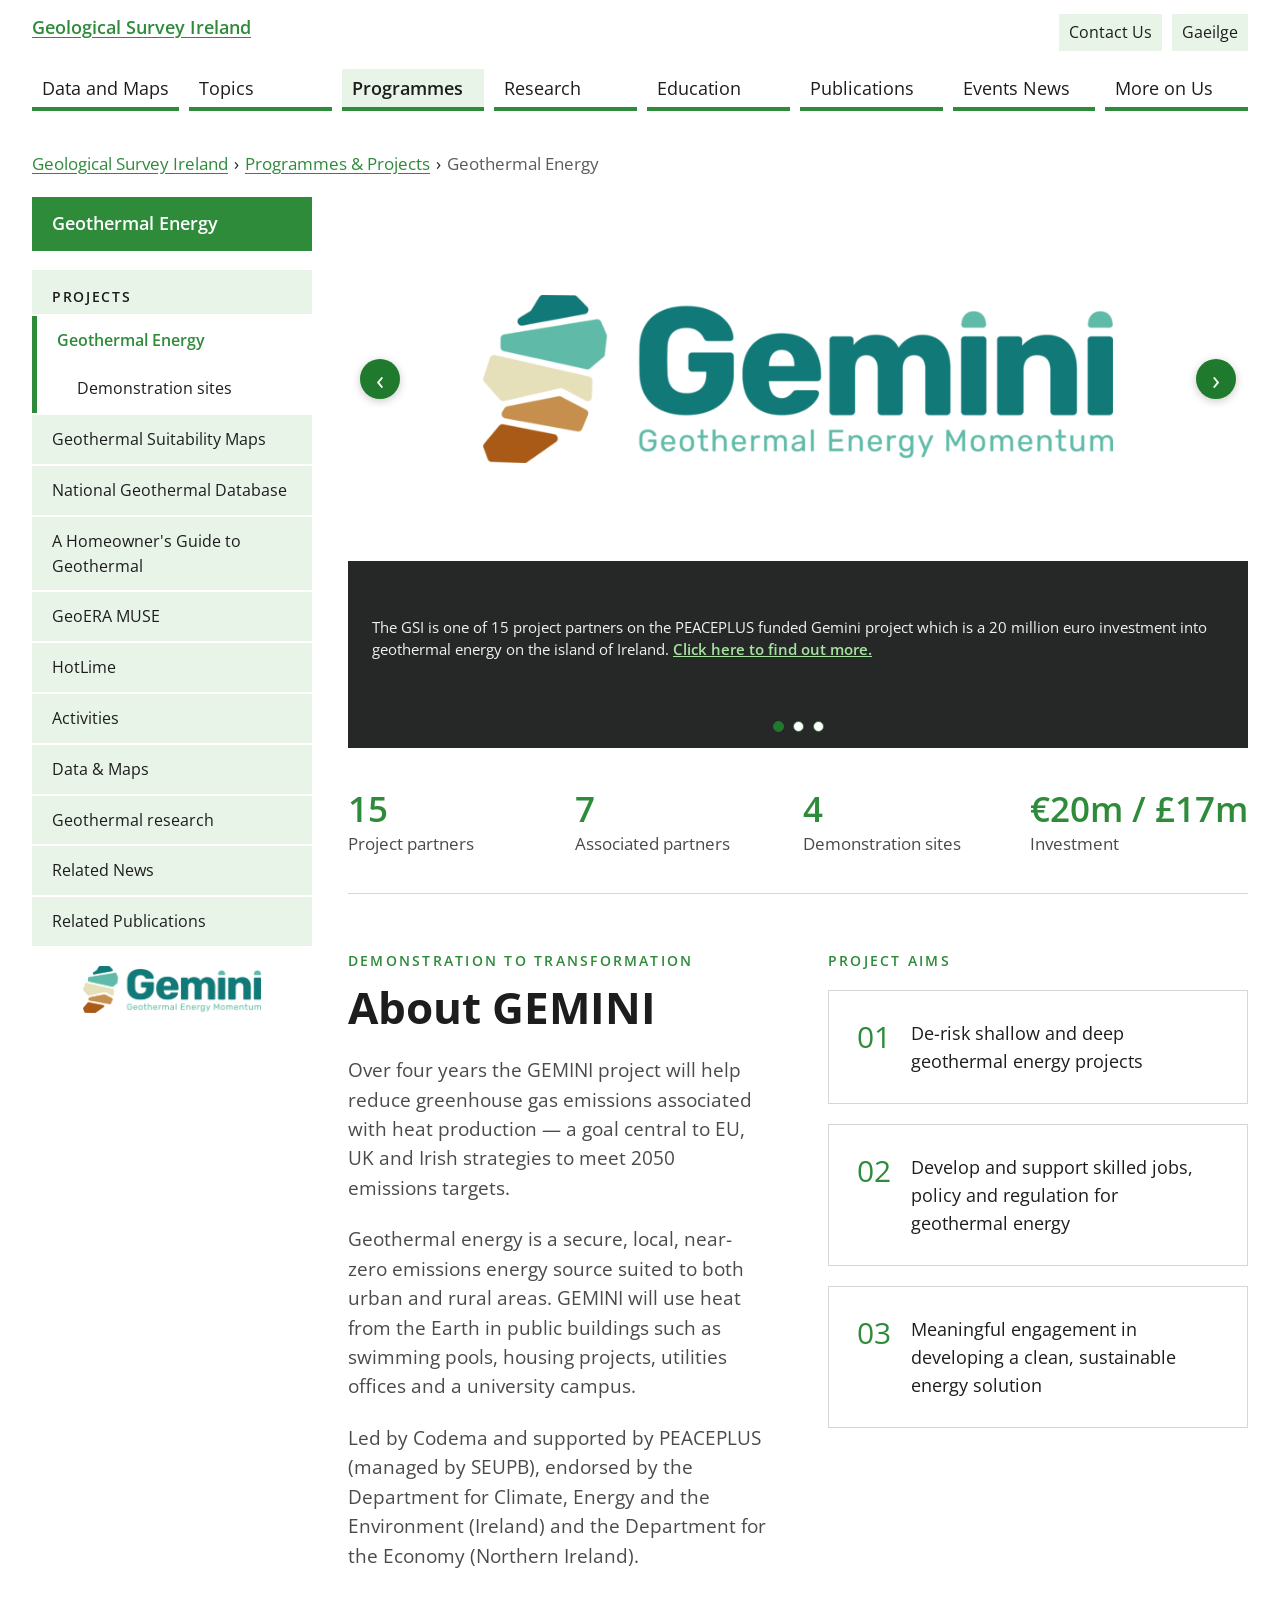
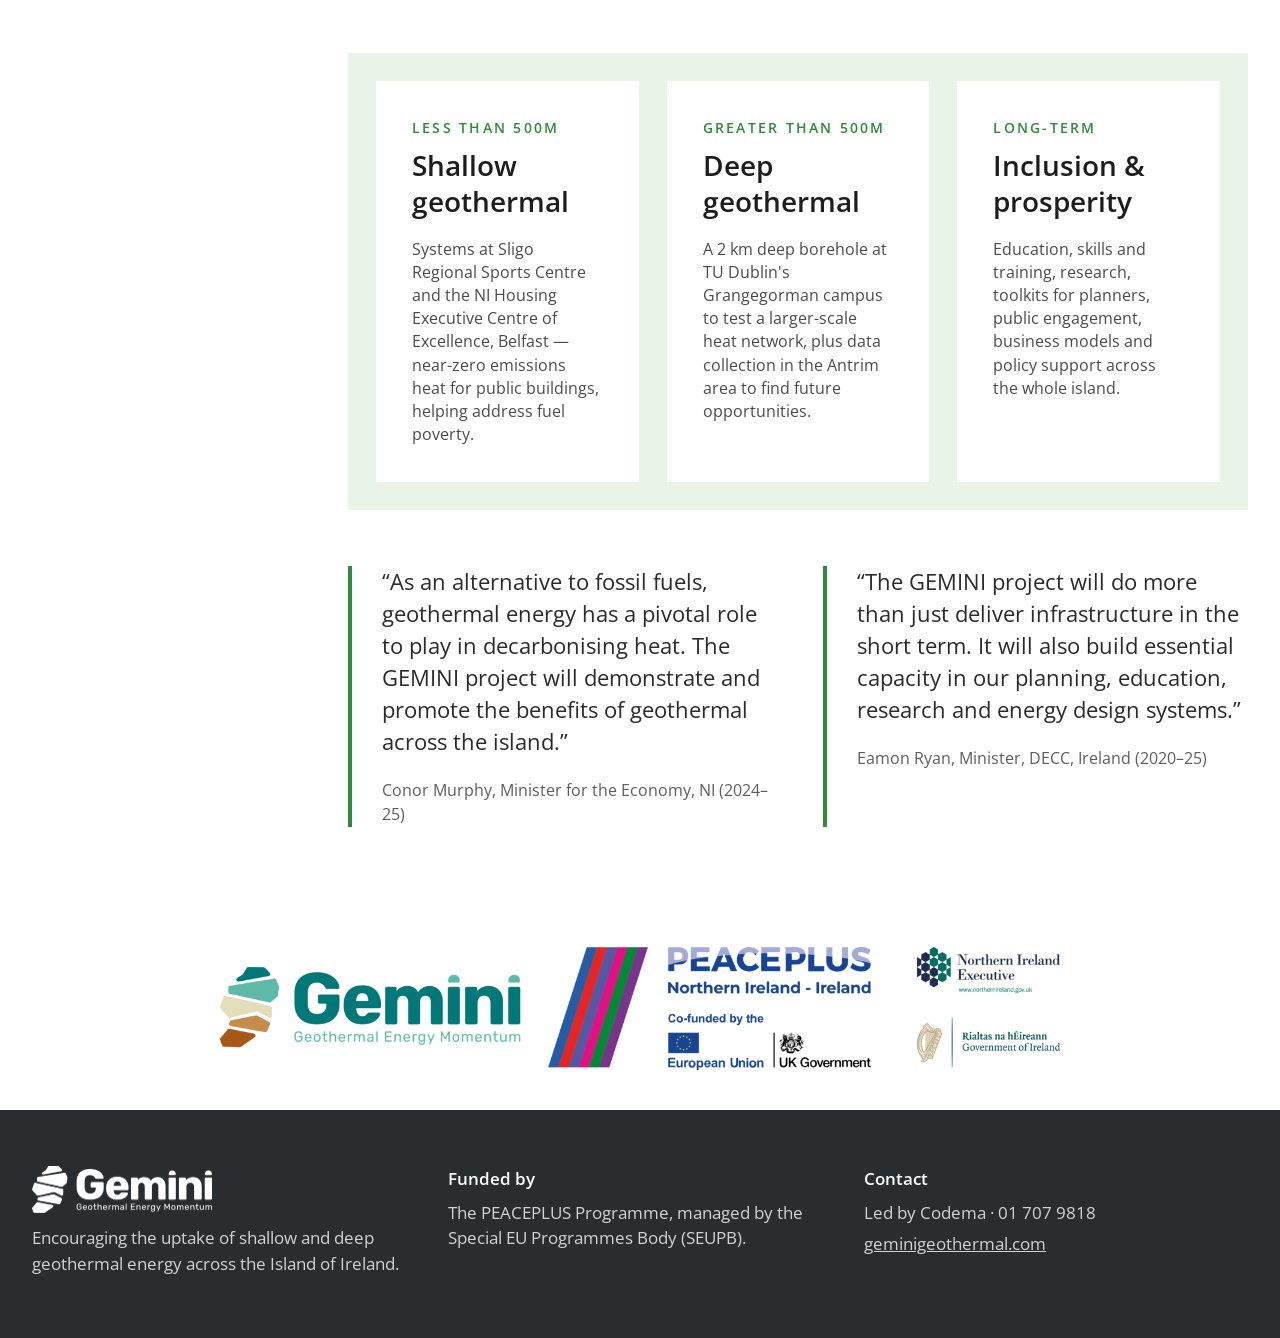
<file: index.html>
<!doctype html>
<html lang="en">
<head>
  <meta charset="utf-8">
  <meta name="viewport" content="width=device-width, initial-scale=1">
  <title>GEMINI — Geothermal Energy for the Island of Ireland</title>
  <meta name="description" content="GEMINI is a PEACEPLUS-funded project encouraging the uptake of shallow and deep geothermal energy across Ireland and Northern Ireland.">
  <meta property="og:title" content="GEMINI — Geothermal Energy for the Island of Ireland">
  <meta property="og:description" content="Encouraging the uptake of shallow and deep geothermal across the Island of Ireland.">
  <meta property="og:type" content="website">
  <meta property="og:image" content="assets/img/hero-fieldwork.jpg">
  <link rel="icon" type="image/png" href="assets/img/favicon.png">
  <link rel="apple-touch-icon" href="assets/img/favicon.png">
  <link rel="preconnect" href="https://fonts.googleapis.com">
  <link rel="preconnect" href="https://fonts.gstatic.com" crossorigin>
  <link rel="stylesheet" href="https://fonts.googleapis.com/css2?family=Open+Sans:wght@400;600;700&display=swap">
  <link rel="stylesheet" href="assets/css/styles.css?v=carousel-slides-2">
</head>
<body>
  <a class="skip-link" href="#main-content">Skip to main content</a>

  <!-- GSI site shell -->
  <header class="site-header">
    <div class="container header-top">
      <a class="site-name" href="https://gsi.ie/">Geological Survey Ireland</a>
      <ul class="header-links">
        <li><a href="https://gsi.ie/">Contact Us</a></li>
        <li><a href="https://gsi.ie/" lang="ga">Gaeilge</a></li>
      </ul>
      <button class="menu-toggle" type="button" aria-expanded="false" aria-controls="main-nav">Menu</button>
    </div>
    <nav class="main-nav container" id="main-nav" aria-label="Main">
      <ul>
        <li><a href="https://gsi.ie/">Data and Maps</a></li>
        <li><a href="https://gsi.ie/">Topics</a></li>
        <li><a href="https://gsi.ie/programmes-projects/" aria-current="true">Programmes</a></li>
        <li><a href="https://gsi.ie/">Research</a></li>
        <li><a href="https://gsi.ie/">Education</a></li>
        <li><a href="https://gsi.ie/">Publications</a></li>
        <li><a href="https://gsi.ie/">Events News</a></li>
        <li><a href="https://gsi.ie/">More on Us</a></li>
      </ul>
    </nav>
  </header>

  <nav class="breadcrumb container" aria-label="Breadcrumb">
    <ol>
      <li><a href="https://gsi.ie/">Geological Survey Ireland</a></li>
      <li><a href="https://gsi.ie/programmes-projects/">Programmes &amp; Projects</a></li>
      <li><span aria-current="page">Geothermal Energy</span></li>
    </ol>
  </nav>

  <div class="container layout">
    <aside class="side-menu" aria-labelledby="side-title">
      <h2 class="side-title" id="side-title">Geothermal Energy</h2>
      <ul>
        <li class="side-label">Projects</li>
        <li class="side-current">
          <a href="./" aria-current="page">Geothermal Energy</a>
          <ul>
            <li><a href="#demonstration-sites">Demonstration sites</a></li>
          </ul>
        </li>
        <li><a href="https://gsi.ie/programmes-projects/geothermal-energy/">Geothermal Suitability Maps</a></li>
        <li><a href="https://gsi.ie/programmes-projects/geothermal-energy/">National Geothermal Database</a></li>
        <li><a href="https://gsi.ie/programmes-projects/geothermal-energy/">A Homeowner's Guide to Geothermal</a></li>
        <li><a href="https://gsi.ie/programmes-projects/geothermal-energy/">GeoERA MUSE</a></li>
        <li><a href="https://gsi.ie/programmes-projects/geothermal-energy/">HotLime</a></li>
        <li><a href="https://gsi.ie/programmes-projects/geothermal-energy/">Activities</a></li>
        <li><a href="https://gsi.ie/programmes-projects/geothermal-energy/">Data &amp; Maps</a></li>
        <li><a href="https://gsi.ie/programmes-projects/geothermal-energy/">Geothermal research</a></li>
        <li><a href="https://gsi.ie/programmes-projects/geothermal-energy/">Related News</a></li>
        <li><a href="https://gsi.ie/programmes-projects/geothermal-energy/">Related Publications</a></li>
      </ul>
      <img class="side-logo" src="assets/img/gemini-logo.png" alt="Gemini — Geothermal Energy Momentum" width="720" height="191">
    </aside>

    <!-- GEMINI page -->
    <main class="content" id="main-content">
      <section class="hero" aria-labelledby="hero-title">
        <h1 class="visually-hidden" id="hero-title">GEMINI — Geothermal Energy Momentum on the Island of Ireland</h1>

        <!-- Featured GEMINI updates carousel -->
        <div class="feature-carousel" role="region" aria-roledescription="carousel" aria-label="Latest GEMINI features">
          <div class="carousel-track" aria-live="polite">
            <article class="feature-slide is-active" data-slide="0" aria-roledescription="slide" aria-label="1 of 3">
              <img class="feature-slide-logo" src="assets/img/gemini-logo.png" alt="Gemini — Geothermal Energy Momentum" width="720" height="191">
              <div class="feature-slide-body"><p>The GSI is one of 15 project partners on the PEACEPLUS funded Gemini project which is a 20 million euro investment into geothermal energy on the island of Ireland. <a href="https://www.geminigeothermal.com/">Click here to find out more.</a></p></div>
            </article>
            <article class="feature-slide" data-slide="1" aria-roledescription="slide" aria-label="2 of 3" hidden>
              <img class="feature-slide-top" src="assets/img/carousel-seismic-survey.jpg" alt="Diagram of a seismic survey: a vibrator truck sends sound waves into rock layers, which reflect back to a group of geophones and a recording truck">
              <div class="feature-slide-body"><h2><a href="dublin-seismic-survey.html">Dublin will host its first-ever seismic survey in Spring 2027.</a></h2><p class="feature-slide-subtitle">Upcoming fieldwork · Spring 2027</p><p>Discover why the survey is planned and what seismic investigations can reveal about the geology beneath Dublin.</p></div>
            </article>
            <article class="feature-slide" data-slide="2" aria-roledescription="slide" aria-label="3 of 3" hidden>
              <img src="assets/img/carousel-ucd-drilling.jpg" alt="A drilling rig on a fenced-off site at the UCD Belfield campus, with the campus water tower in the background">
              <div class="feature-slide-body"><p>Drilling has commenced on the UCD Belfield campus in Dublin. This will be a scientific borehole amongst a series of 1km deep boreholes at strategic locations around Ireland to measure deep temperatures and to improve our understanding of geothermal resources. <a href="https://gsi.ie/programmes-projects/geothermal-energy/">Click here to find out more.</a></p></div>
            </article>
            <button class="carousel-control carousel-prev" type="button" aria-label="Previous feature">‹</button>
            <button class="carousel-control carousel-next" type="button" aria-label="Next feature">›</button>
          </div>
          <div class="carousel-dots" role="group" aria-label="Choose a feature"><button type="button" class="is-active" aria-label="Show feature 1" aria-pressed="true"></button><button type="button" aria-label="Show feature 2" aria-pressed="false"></button><button type="button" aria-label="Show feature 3" aria-pressed="false"></button></div>
        </div>
      </section>

      <ul class="stats" aria-label="Project at a glance">
        <li><strong>15</strong><span>Project partners</span></li>
        <li><strong>7</strong><span>Associated partners</span></li>
        <li><strong>4</strong><span>Demonstration sites</span></li>
        <li><strong>€20m / £17m</strong><span>Investment</span></li>
      </ul>

      <div class="about">
        <section aria-labelledby="about-title">
          <p class="eyebrow">Demonstration to transformation</p>
          <h2 class="section-heading" id="about-title">About GEMINI</h2>
          <p>Over four years the GEMINI project will help reduce greenhouse gas emissions associated with heat production — a goal central to EU, UK and Irish strategies to meet 2050 emissions targets.</p>
          <p>Geothermal energy is a secure, local, near-zero emissions energy source suited to both urban and rural areas. GEMINI will use heat from the Earth in public buildings such as swimming pools, housing projects, utilities offices and a university campus.</p>
          <p>Led by Codema and supported by PEACEPLUS (managed by SEUPB), endorsed by the Department for Climate, Energy and the Environment (Ireland) and the Department for the Economy (Northern Ireland).</p>
        </section>

        <section aria-labelledby="aims-title">
          <h2 class="eyebrow" id="aims-title">Project aims</h2>
          <ol class="aims">
            <li><span class="num" aria-hidden="true">01</span>De-risk shallow and deep geothermal energy projects</li>
            <li><span class="num" aria-hidden="true">02</span>Develop and support skilled jobs, policy and regulation for geothermal energy</li>
            <li><span class="num" aria-hidden="true">03</span>Meaningful engagement in developing a clean, sustainable energy solution</li>
          </ol>
        </section>
      </div>

      <section class="pillars" id="demonstration-sites" aria-label="Demonstration sites">
        <article class="pillar">
          <p class="eyebrow">Less than 500m</p>
          <h3>Shallow geothermal</h3>
          <p>Systems at Sligo Regional Sports Centre and the NI Housing Executive Centre of Excellence, Belfast — near-zero emissions heat for public buildings, helping address fuel poverty.</p>
        </article>
        <article class="pillar">
          <p class="eyebrow">Greater than 500m</p>
          <h3>Deep geothermal</h3>
          <p>A 2 km deep borehole at TU Dublin's Grangegorman campus to test a larger-scale heat network, plus data collection in the Antrim area to find future opportunities.</p>
        </article>
        <article class="pillar">
          <p class="eyebrow">Long-term</p>
          <h3>Inclusion &amp; prosperity</h3>
          <p>Education, skills and training, research, toolkits for planners, public engagement, business models and policy support across the whole island.</p>
        </article>
      </section>

      <section class="quotes" aria-label="Quotes">
        <blockquote>
          <p>“As an alternative to fossil fuels, geothermal energy has a pivotal role to play in decarbonising heat. The GEMINI project will demonstrate and promote the benefits of geothermal across the island.”</p>
          <footer>Conor Murphy, Minister for the Economy, NI (2024–25)</footer>
        </blockquote>
        <blockquote>
          <p>“The GEMINI project will do more than just deliver infrastructure in the short term. It will also build essential capacity in our planning, education, research and energy design systems.”</p>
          <footer>Eamon Ryan, Minister, DECC, Ireland (2020–25)</footer>
        </blockquote>
      </section>
    </main>
  </div>

  <div class="funders container">
    <img src="assets/img/funders.png" alt="Gemini, PEACEPLUS Northern Ireland - Ireland co-funded by the European Union and UK Government, Northern Ireland Executive, and Government of Ireland logos" width="1400" height="204" loading="lazy">
  </div>

  <footer class="gemini-footer">
    <div class="container">
      <div>
        <img src="assets/img/gemini-logo-white.png" alt="Gemini" width="720" height="191" loading="lazy">
        <p>Encouraging the uptake of shallow and deep geothermal energy across the Island of Ireland.</p>
      </div>
      <div>
        <h2>Funded by</h2>
        <p>The PEACEPLUS Programme, managed by the Special EU Programmes Body (SEUPB).</p>
      </div>
      <div>
        <h2>Contact</h2>
        <p>Led by Codema · <a href="tel:+35317079818">01 707 9818</a></p>
        <p><a href="https://www.geminigeothermal.com/">geminigeothermal.com</a></p>
      </div>
    </div>
  </footer>

  <script src="assets/js/main.js"></script>
</body>
</html>
</file>
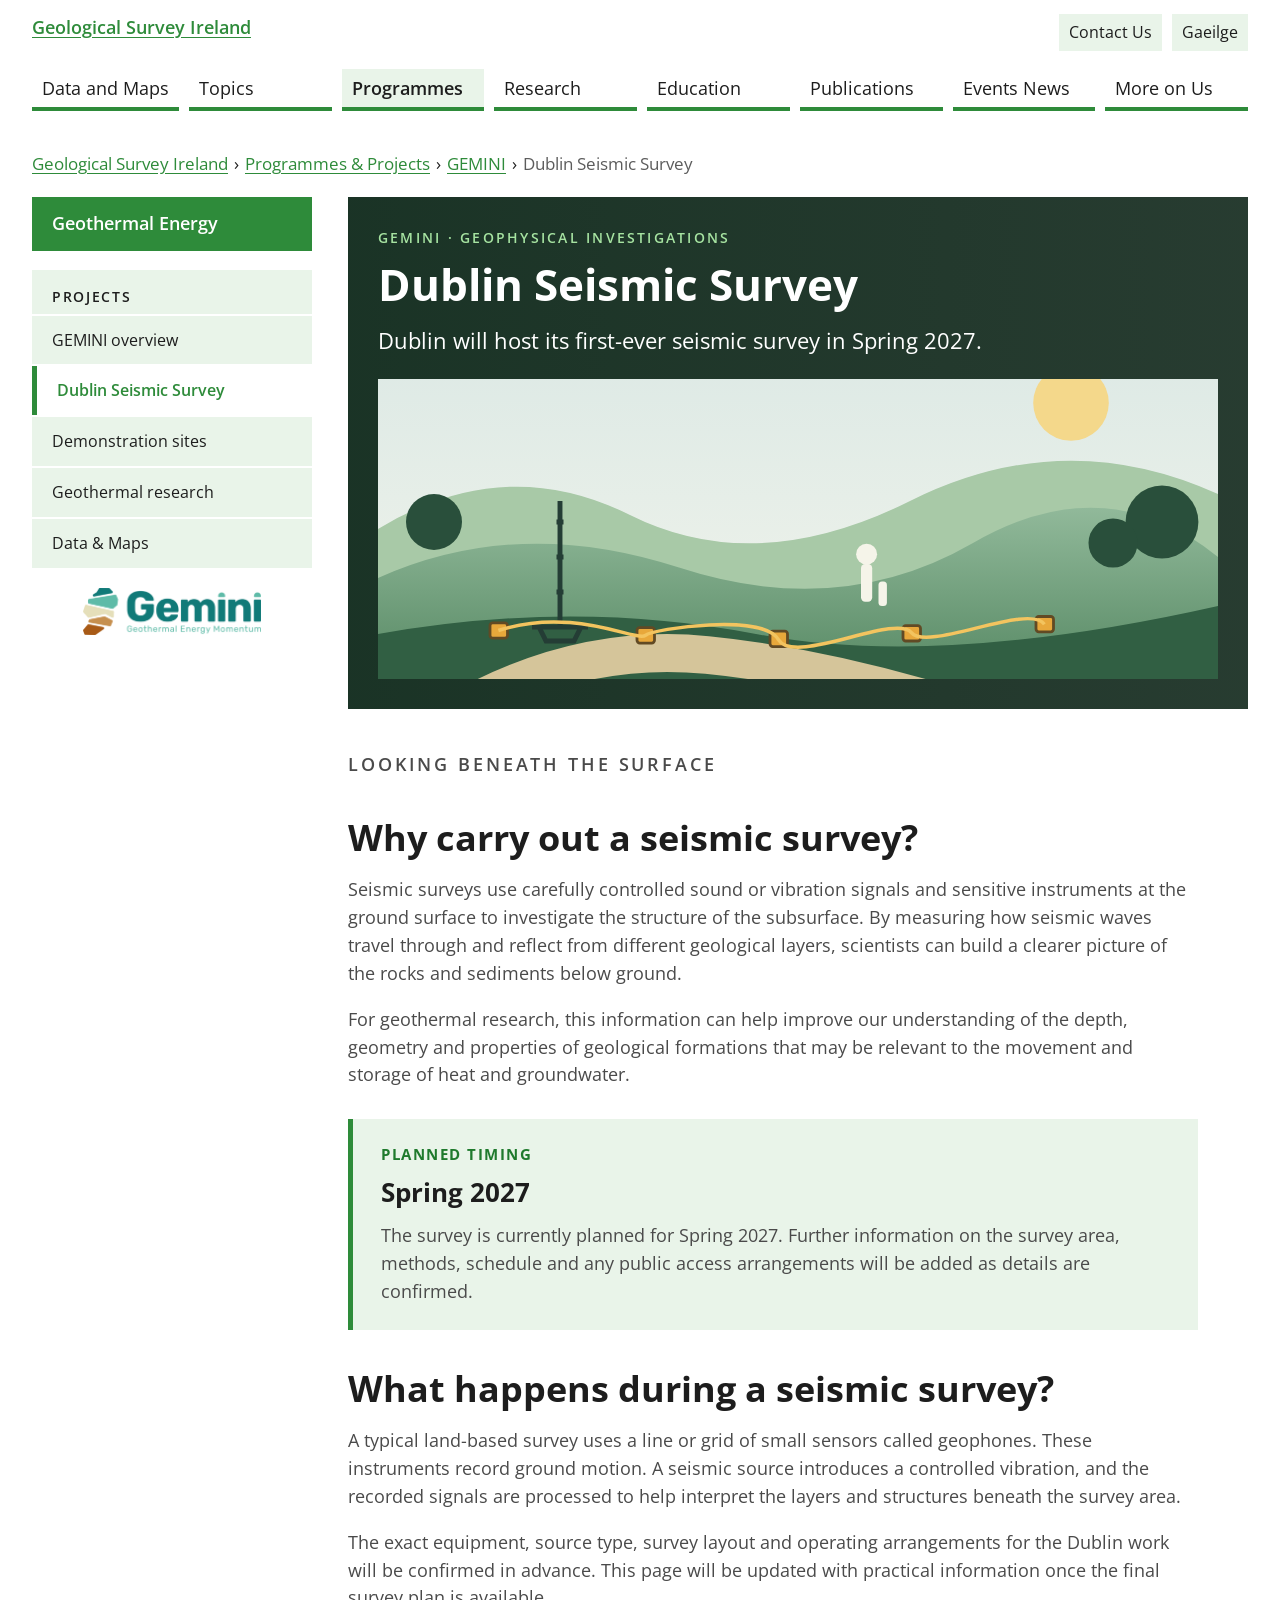
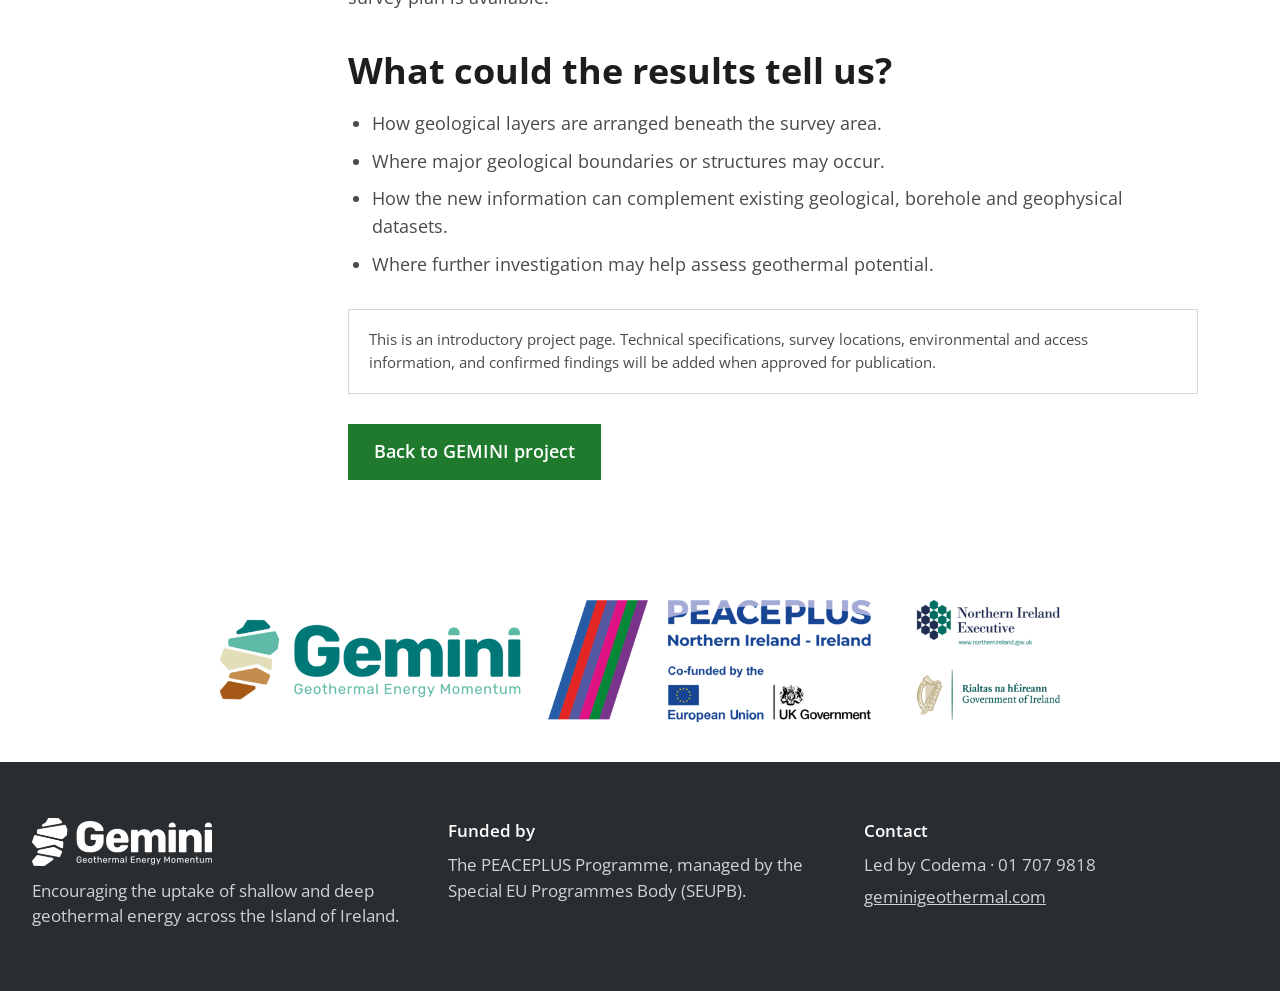
<file: dublin-seismic-survey.html>
<!doctype html>
<html lang="en">
<head>
  <meta charset="utf-8">
  <meta name="viewport" content="width=device-width, initial-scale=1">
  <title>Dublin Seismic Survey | GEMINI</title>
  <meta name="description" content="Learn about the planned Dublin seismic survey in Spring 2027 and how geophysical surveys help us understand the ground beneath our feet.">
  <link rel="icon" type="image/png" href="assets/img/favicon.png">
  <link rel="preconnect" href="https://fonts.googleapis.com">
  <link rel="preconnect" href="https://fonts.gstatic.com" crossorigin>
  <link rel="stylesheet" href="https://fonts.googleapis.com/css2?family=Open+Sans:wght@400;600;700&display=swap">
  <link rel="stylesheet" href="assets/css/styles.css">
</head>
<body>
  <a class="skip-link" href="#main-content">Skip to main content</a>
  <header class="site-header">
    <div class="container header-top">
      <a class="site-name" href="https://gsi.ie/">Geological Survey Ireland</a>
      <ul class="header-links"><li><a href="https://gsi.ie/">Contact Us</a></li><li><a href="https://gsi.ie/" lang="ga">Gaeilge</a></li></ul>
      <button class="menu-toggle" type="button" aria-expanded="false" aria-controls="main-nav">Menu</button>
    </div>
    <nav class="main-nav container" id="main-nav" aria-label="Main"><ul>
      <li><a href="https://gsi.ie/">Data and Maps</a></li><li><a href="https://gsi.ie/">Topics</a></li><li><a href="https://gsi.ie/programmes-projects/" aria-current="true">Programmes</a></li><li><a href="https://gsi.ie/">Research</a></li><li><a href="https://gsi.ie/">Education</a></li><li><a href="https://gsi.ie/">Publications</a></li><li><a href="https://gsi.ie/">Events News</a></li><li><a href="https://gsi.ie/">More on Us</a></li>
    </ul></nav>
  </header>
  <nav class="breadcrumb container" aria-label="Breadcrumb"><ol>
    <li><a href="https://gsi.ie/">Geological Survey Ireland</a></li><li><a href="https://gsi.ie/programmes-projects/">Programmes &amp; Projects</a></li><li><a href="./">GEMINI</a></li><li><span aria-current="page">Dublin Seismic Survey</span></li>
  </ol></nav>
  <div class="container layout">
    <aside class="side-menu" aria-labelledby="side-title">
      <h2 class="side-title" id="side-title">Geothermal Energy</h2>
      <ul>
        <li class="side-label">Projects</li>
        <li><a href="./">GEMINI overview</a></li>
        <li class="side-current"><a href="dublin-seismic-survey.html" aria-current="page">Dublin Seismic Survey</a></li>
        <li><a href="./#demonstration-sites">Demonstration sites</a></li>
        <li><a href="https://gsi.ie/programmes-projects/geothermal-energy/">Geothermal research</a></li>
        <li><a href="https://gsi.ie/programmes-projects/geothermal-energy/">Data &amp; Maps</a></li>
      </ul>
      <img class="side-logo" src="assets/img/gemini-logo.png" alt="Gemini — Geothermal Energy Momentum" width="720" height="191">
    </aside>
    <main class="content" id="main-content">
      <section class="article-banner" aria-labelledby="survey-title">
        <p class="eyebrow">GEMINI · Geophysical investigations</p>
        <h1 class="section-heading" id="survey-title">Dublin Seismic Survey</h1>
        <p class="article-lead">Dublin will host its first-ever seismic survey in Spring 2027.</p>
        <img src="assets/img/carousel-seismic.svg" alt="Illustration of a geophysical field team deploying seismic sensors across a survey line">
      </section>
      <section class="article-content">
        <p class="eyebrow">Looking beneath the surface</p>
        <h2 class="section-heading">Why carry out a seismic survey?</h2>
        <p>Seismic surveys use carefully controlled sound or vibration signals and sensitive instruments at the ground surface to investigate the structure of the subsurface. By measuring how seismic waves travel through and reflect from different geological layers, scientists can build a clearer picture of the rocks and sediments below ground.</p>
        <p>For geothermal research, this information can help improve our understanding of the depth, geometry and properties of geological formations that may be relevant to the movement and storage of heat and groundwater.</p>
        <div class="article-callout"><strong>Planned timing</strong><span>Spring 2027</span><p>The survey is currently planned for Spring 2027. Further information on the survey area, methods, schedule and any public access arrangements will be added as details are confirmed.</p></div>
        <h2 class="section-heading">What happens during a seismic survey?</h2>
        <p>A typical land-based survey uses a line or grid of small sensors called geophones. These instruments record ground motion. A seismic source introduces a controlled vibration, and the recorded signals are processed to help interpret the layers and structures beneath the survey area.</p>
        <p>The exact equipment, source type, survey layout and operating arrangements for the Dublin work will be confirmed in advance. This page will be updated with practical information once the final survey plan is available.</p>
        <h2 class="section-heading">What could the results tell us?</h2>
        <ul class="article-list">
          <li>How geological layers are arranged beneath the survey area.</li>
          <li>Where major geological boundaries or structures may occur.</li>
          <li>How the new information can complement existing geological, borehole and geophysical datasets.</li>
          <li>Where further investigation may help assess geothermal potential.</li>
        </ul>
        <p class="article-note">This is an introductory project page. Technical specifications, survey locations, environmental and access information, and confirmed findings will be added when approved for publication.</p>
        <a class="button" href="./">Back to GEMINI project</a>
      </section>
    </main>
  </div>
  <div class="funders container"><img src="assets/img/funders.png" alt="GEMINI and PEACEPLUS funding partner logos" width="1400" height="204" loading="lazy"></div>
  <footer class="gemini-footer"><div class="container">
    <div><img src="assets/img/gemini-logo-white.png" alt="Gemini" width="720" height="191" loading="lazy"><p>Encouraging the uptake of shallow and deep geothermal energy across the Island of Ireland.</p></div>
    <div><h2>Funded by</h2><p>The PEACEPLUS Programme, managed by the Special EU Programmes Body (SEUPB).</p></div>
    <div><h2>Contact</h2><p>Led by Codema · <a href="tel:+35317079818">01 707 9818</a></p><p><a href="https://www.geminigeothermal.com/">geminigeothermal.com</a></p></div>
  </div></footer>
  <script src="assets/js/main.js"></script>
</body>
</html>
</file>
<file: assets/css/styles.css>
/* GEMINI — Geothermal Energy for the Island of Ireland
   GEMINI page set inside a Geological Survey Ireland (gsi.ie) page shell. */

:root {
  --green: #2e8b3a;
  --green-dark: #1f7a2d;
  --green-tint: #e9f4e9;
  --green-eyebrow: #a6e3a1;
  --ink: #1d1d1d;
  --body: #4a4a4a;
  --muted: #5c5c5c;
  --line: #d6d6d6;
  --white: #fff;
  --footer: #2a2d30;
  --max: 1344px;
  --font: "Open Sans", -apple-system, BlinkMacSystemFont, "Segoe UI", Roboto, Arial, sans-serif;
}

*,
*::before,
*::after {
  box-sizing: border-box;
}

body {
  margin: 0;
  font-family: var(--font);
  font-size: 18px;
  line-height: 1.55;
  color: var(--ink);
  background: var(--white);
}

img {
  max-width: 100%;
  height: auto;
  display: block;
}

a {
  color: var(--green);
}

a:hover {
  color: var(--green-dark);
}

:focus-visible {
  outline: 3px solid var(--green);
  outline-offset: 2px;
}

.container {
  max-width: var(--max);
  margin: 0 auto;
  padding: 0 32px;
}

.skip-link {
  position: absolute;
  left: 12px;
  top: -60px;
  z-index: 100;
  padding: 10px 16px;
  background: var(--green);
  color: var(--white);
}

.skip-link:focus {
  top: 12px;
}

/* ---------- GSI shell: header ---------- */

.header-top {
  display: flex;
  justify-content: space-between;
  align-items: flex-start;
  gap: 16px;
  padding-top: 14px;
}

.site-name {
  font-size: 18px;
  font-weight: 600;
  text-underline-offset: 3px;
}

.header-links {
  display: flex;
  gap: 10px;
  margin: 0;
  padding: 0;
  list-style: none;
}

.header-links a {
  display: block;
  padding: 6px 10px;
  font-size: 16px;
  color: var(--ink);
  text-decoration: none;
  background: var(--green-tint);
}

.header-links a:hover {
  background: #d7ead7;
}

.menu-toggle {
  display: none;
  padding: 6px 12px;
  font: inherit;
  font-size: 16px;
  color: var(--ink);
  background: var(--green-tint);
  border: 0;
  cursor: pointer;
}

.main-nav ul {
  display: flex;
  gap: 10px;
  margin: 18px 0 0;
  padding: 0;
  list-style: none;
}

.main-nav li {
  flex: 1;
}

.main-nav a {
  display: block;
  padding: 6px 10px 4px;
  font-size: 18px;
  color: var(--ink);
  text-decoration: none;
  white-space: nowrap;
  border-bottom: 4px solid var(--green);
}

.main-nav a:hover,
.main-nav a[aria-current="true"] {
  background: var(--green-tint);
}

.main-nav a[aria-current="true"] {
  font-weight: 600;
}

/* ---------- GSI shell: breadcrumb ---------- */

.breadcrumb ol {
  display: flex;
  flex-wrap: wrap;
  margin: 40px 0 20px;
  padding: 0;
  list-style: none;
  font-size: 17px;
}

.breadcrumb a {
  text-underline-offset: 3px;
}

.breadcrumb li + li::before {
  content: "›";
  padding: 0 6px;
  color: var(--ink);
}

.breadcrumb [aria-current] {
  color: var(--muted);
}

/* ---------- GSI shell: layout & side menu ---------- */

.layout {
  display: grid;
  grid-template-columns: 280px minmax(0, 1fr);
  gap: 36px;
  padding-bottom: 72px;
}

.side-title {
  margin: 0 0 19px;
  padding: 13px 20px;
  font-size: 18px;
  font-weight: 600;
  color: var(--white);
  background: var(--green);
}

.side-menu ul {
  margin: 0;
  padding: 0;
  list-style: none;
}

.side-menu > ul > li {
  margin-bottom: 2px;
  background: var(--green-tint);
}

.side-menu a {
  display: block;
  padding: 12px 20px;
  font-size: 16px;
  color: var(--ink);
  text-decoration: none;
}

.side-menu a:hover {
  color: var(--green);
  text-decoration: underline;
}

.side-label {
  padding: 16px 20px 6px;
  font-size: 14px;
  font-weight: 600;
  letter-spacing: 0.12em;
  text-transform: uppercase;
}

.side-menu .side-current {
  background: var(--white);
  border-left: 5px solid var(--green);
}

.side-current > a {
  padding-left: 20px;
  font-weight: 600;
  color: var(--green);
}

.side-current ul a {
  padding-left: 40px;
}

.side-logo {
  width: 178px;
  margin: 20px auto 0;
}

/* ---------- GEMINI: shared ---------- */

.content {
  min-width: 0;
}

.eyebrow {
  margin: 0 0 10px;
  font-size: 14px;
  font-weight: 600;
  letter-spacing: 0.16em;
  text-transform: uppercase;
  color: var(--green);
}

.button {
  display: inline-block;
  padding: 14px 26px;
  font-weight: 600;
  color: var(--white);
  text-decoration: none;
  background: var(--green-dark);
  transition: background-color 150ms ease;
}

.button:hover {
  color: var(--white);
  background: #186a24;
}

/* ---------- GEMINI: hero ---------- */

.hero {
  background: #262828;
}

.visually-hidden {
  position: absolute;
  width: 1px;
  height: 1px;
  margin: -1px;
  padding: 0;
  overflow: hidden;
  clip: rect(0, 0, 0, 0);
  white-space: nowrap;
  border: 0;
}

/* ---------- GEMINI: feature carousel ---------- */

.feature-carousel {
  display: flex;
  flex-direction: column;
  min-width: 0;
}

.carousel-track {
  position: relative;
  flex: 1 1 auto;
  min-height: 520px;
  overflow: hidden;
}

/* Single column: image takes the top 70%, text the bottom 30%. */
.feature-slide {
  position: absolute;
  inset: 0;
  display: grid;
  grid-template-rows: 70% 30%;
}

.feature-slide[hidden] {
  display: none;
}

.feature-slide > img {
  width: 100%;
  height: 100%;
  object-fit: cover;
}

/* Keep the diagram's labels in view when cropped. */
.feature-slide > .feature-slide-top {
  object-position: center top;
}

.feature-slide > .feature-slide-logo {
  padding: 40px 15%;
  object-fit: contain;
  background: var(--white);
}

.feature-slide-body {
  display: flex;
  flex-direction: column;
  justify-content: center;
  min-height: 0;
  padding: 14px 24px;
  overflow: hidden;
  color: var(--white);
}

.feature-slide-body h2 {
  margin: 0 0 4px;
  font-size: 19px;
  font-weight: 600;
  line-height: 1.25;
}

.feature-slide-body h2 a {
  color: var(--white);
  text-decoration: none;
}

.feature-slide-body h2 a:hover {
  color: var(--green-eyebrow);
  text-decoration: underline;
}

.feature-slide-subtitle {
  margin: 0 0 8px;
  font-size: 12px;
  font-weight: 600;
  letter-spacing: 0.14em;
  text-transform: uppercase;
  color: var(--green-eyebrow);
}

.feature-slide-body p:not(.feature-slide-subtitle) {
  margin: 0;
  font-size: 15px;
  line-height: 1.45;
  color: #f1f1f1;
}

.feature-slide-body p a {
  font-weight: 600;
  color: var(--green-eyebrow);
}

.feature-slide-body p a:hover {
  color: var(--white);
}

.carousel-control {
  position: absolute;
  z-index: 2;
  top: 35%;
  transform: translateY(-50%);
  display: flex;
  align-items: center;
  justify-content: center;
  width: 40px;
  height: 40px;
  padding: 0;
  font: inherit;
  font-size: 27px;
  line-height: 1;
  color: var(--white);
  background: var(--green-dark);
  border: 0;
  border-radius: 50%;
  box-shadow: 0 2px 8px rgba(0, 0, 0, 0.22);
  cursor: pointer;
}

.carousel-control:hover {
  background: #186a24;
}

.carousel-prev {
  left: 12px;
}

.carousel-next {
  right: 12px;
}

.carousel-dots {
  display: flex;
  justify-content: center;
  gap: 9px;
  padding: 4px 0 16px;
}

.carousel-dots button {
  width: 11px;
  height: 11px;
  padding: 0;
  background: var(--white);
  border: 1px solid var(--green-dark);
  border-radius: 50%;
  cursor: pointer;
}

.carousel-dots button.is-active {
  background: var(--green-dark);
}

.carousel-dots button:focus-visible,
.carousel-control:focus-visible {
  outline: 3px solid var(--green);
  outline-offset: 3px;
}

/* ---------- GEMINI: stats ---------- */

.stats {
  display: grid;
  grid-template-columns: repeat(4, 1fr);
  gap: 24px;
  margin: 0;
  padding: 40px 0 36px;
  list-style: none;
  border-bottom: 1px solid var(--line);
}

.stats strong {
  display: block;
  font-size: clamp(28px, 2.7vw, 36px);
  font-weight: 600;
  line-height: 1.2;
  white-space: nowrap;
  color: var(--green);
}

.stats span {
  font-size: 17px;
  color: var(--body);
}

/* ---------- GEMINI: about & aims ---------- */

.about {
  display: grid;
  grid-template-columns: 1fr 1fr;
  gap: 60px;
  padding-top: 56px;
}

.section-heading {
  margin: 0 0 24px;
  font-size: clamp(32px, 3.4vw, 44px);
  font-weight: 700;
  line-height: 1.15;
  color: var(--ink);
}

.about p:not(.eyebrow) {
  margin: 0 0 22px;
  font-size: 19px;
  line-height: 1.55;
  color: var(--body);
}

.aims {
  display: grid;
  gap: 20px;
  margin: 18px 0 0;
  padding: 0;
  list-style: none;
}

.aims li {
  display: flex;
  gap: 20px;
  align-items: flex-start;
  padding: 28px;
  font-size: 18px;
  line-height: 28px;
  border: 1px solid var(--line);
}

.aims .num {
  flex: none;
  font-size: 30px;
  line-height: 36px;
  color: var(--green);
}

/* ---------- GEMINI: shallow / deep / inclusion ---------- */

.pillars {
  display: grid;
  grid-template-columns: repeat(3, 1fr);
  gap: 28px;
  margin-top: 60px;
  padding: 28px;
  background: var(--green-tint);
  scroll-margin-top: 24px;
}

.pillar {
  padding: 36px;
  background: var(--white);
}

.pillar .eyebrow {
  margin-bottom: 8px;
}

.pillar h3 {
  margin: 0 0 18px;
  font-size: 28px;
  font-weight: 600;
  line-height: 1.3;
}

.pillar p:not(.eyebrow) {
  margin: 0;
  font-size: 16px;
  line-height: 1.45;
  color: var(--body);
}

/* ---------- GEMINI: quotes ---------- */

.quotes {
  display: grid;
  grid-template-columns: repeat(2, 1fr);
  gap: 50px;
  margin-top: 56px;
}

blockquote {
  margin: 0;
  padding: 0 0 0 30px;
  border-left: 4px solid var(--green);
}

blockquote p {
  margin: 0 0 20px;
  font-size: 22px;
  line-height: 1.45;
  color: #2a2a2a;
}

blockquote footer {
  font-size: 16px;
  color: var(--muted);
}

/* ---------- GEMINI: funders & footer ---------- */

.funders {
  padding-top: 48px;
  padding-bottom: 40px;
}

.funders img {
  width: 100%;
  max-width: 840px;
  margin: 0 auto;
}

.gemini-footer {
  font-size: 17px;
  color: #d0d3d6;
  background: var(--footer);
}

.gemini-footer .container {
  display: grid;
  grid-template-columns: repeat(3, 1fr);
  gap: 32px;
  padding-top: 56px;
  padding-bottom: 56px;
}

.gemini-footer h2 {
  margin: 0 0 8px;
  font-size: 17px;
  font-weight: 600;
  color: var(--white);
}

.gemini-footer p {
  margin: 0 0 6px;
  line-height: 1.5;
}

.gemini-footer a {
  color: #d0d3d6;
}

.gemini-footer a[href^="tel"] {
  text-decoration: none;
}

.gemini-footer a:hover {
  color: var(--white);
}

.gemini-footer img {
  width: 180px;
  margin-bottom: 12px;
}

/* ---------- Responsive ---------- */

@media (max-width: 1100px) {
  .main-nav a {
    font-size: 16px;
  }

  .about {
    grid-template-columns: 1fr;
    gap: 32px;
  }
}

@media (max-width: 900px) {
  .layout {
    grid-template-columns: 1fr;
  }

  .content {
    order: -1;
  }

  .stats {
    grid-template-columns: repeat(2, 1fr);
  }

  .pillars,
  .quotes,
  .gemini-footer .container {
    grid-template-columns: 1fr;
  }

  .pillars {
    padding: 20px;
    gap: 20px;
  }

  .pillar {
    padding: 28px;
  }
}

@media (max-width: 720px) {
  .container {
    padding: 0 20px;
  }

  .menu-toggle {
    display: block;
  }

  .header-links {
    display: none;
  }

  .main-nav {
    display: none;
  }

  .main-nav.is-open {
    display: block;
  }

  .main-nav ul {
    flex-direction: column;
    gap: 6px;
  }

  /* Narrow screens: fixed-height image, text area grows to fit. */
  .carousel-track {
    min-height: 0;
  }

  .feature-slide {
    position: static;
    grid-template-rows: 220px auto;
  }

  .feature-slide-body {
    padding: 14px 18px 16px;
  }

  .feature-slide > .feature-slide-logo {
    padding: 32px 12%;
  }

  .carousel-control {
    top: 110px;
    width: 36px;
    height: 36px;
  }
}

/* Dublin article page */
.article-banner{position:relative;margin-bottom:42px;padding:30px;color:var(--white);background:#34443b}.article-banner:before{content:"";position:absolute;inset:0;background:linear-gradient(90deg,rgba(24,50,36,.92),rgba(24,50,36,.45))}.article-banner>*{position:relative}.article-banner .eyebrow{color:var(--green-eyebrow)}.article-banner .section-heading{max-width:780px;margin-bottom:14px;color:#fff}.article-lead{max-width:760px;margin:0 0 22px;font-size:22px}.article-banner img{width:100%;max-height:300px;object-fit:cover}.article-content{max-width:850px}.article-content .section-heading{margin:38px 0 16px;font-size:clamp(27px,3vw,36px)}.article-content p,.article-content li{color:var(--body);font-size:18px}.article-list{padding-left:24px}.article-list li{margin-bottom:10px}.article-callout{margin:30px 0;padding:24px 28px;border-left:5px solid var(--green);background:var(--green-tint)}.article-callout strong,.article-callout span{display:block}.article-callout strong{color:var(--green-dark);font-size:15px;text-transform:uppercase;letter-spacing:.1em}.article-callout span{margin:5px 0 10px;font-size:26px;font-weight:700}.article-callout p{margin:0}.article-note{margin:30px 0;padding:18px 20px;border:1px solid var(--line);font-size:15px!important}
</file>
